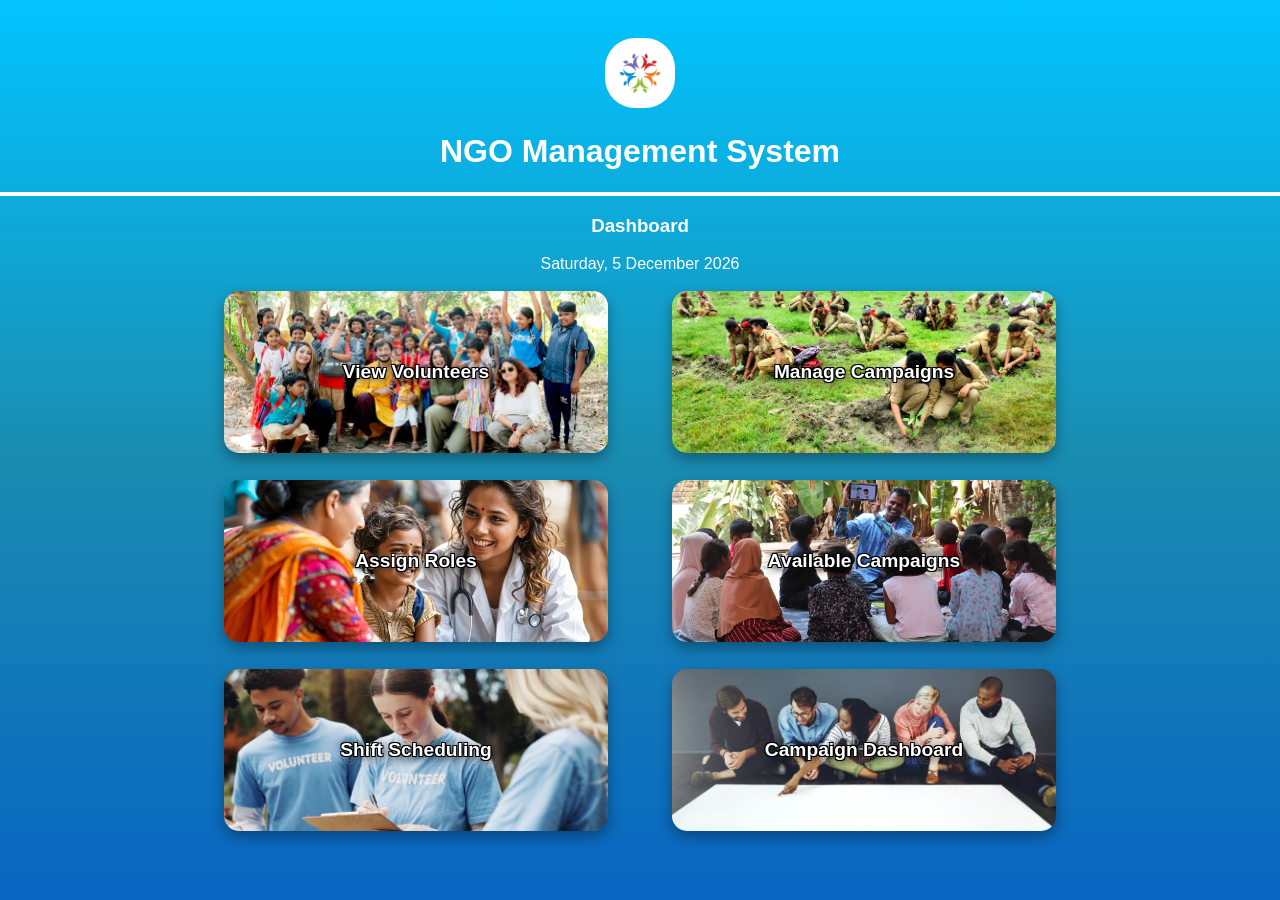
<file: index.html>
<!DOCTYPE html>
<html lang="en">
<head>
    <meta charset="UTF-8">
    <meta name="viewport" content="width=device-width, initial-scale=1.0">
    <title>Dashboard</title>
    <link rel="stylesheet" href="style.css">
</head>
<body>
    <br>
    <img src="logo.jpg" class="logo" alt="NGO Logo">
    <h1>NGO Management System</h1>
    <hr>
    <h3>Dashboard</h3>
    <p id="date"></p>
    <div class="dashboard-grid">
        <a href="profile.html" class="card">
            <img src="volunteer-bg.webp" alt="Volunteers">
            <span>View Volunteers</span>
        </a>
        <a href="manage.html" class="card">
            <img src="campaign-bg.jpg" alt="Campaigns">
            <span>Manage Campaigns</span>
        </a>
        <a href="assign.html" class="card">
            <img src="roles-bg.png" alt="Roles">
            <span>Assign Roles</span>
        </a>
        <a href="available.html" class="card">
            <img src="available-bg.jpg" alt="Available">
            <span>Available Campaigns</span>
        </a>
        <a href="shift.html" class="card">
            <img src="schedule-bg.jpg" alt="Schedule">
            <span>Shift Scheduling</span>
        </a>
        <a href="dashboard.html" class="card">
            <img src="dashboard-bg.jpg" alt="Dashboard">
            <span>Campaign Dashboard</span>
        </a>
    </div>
    <script src="script.js"></script>
</body>
</html>
</file>
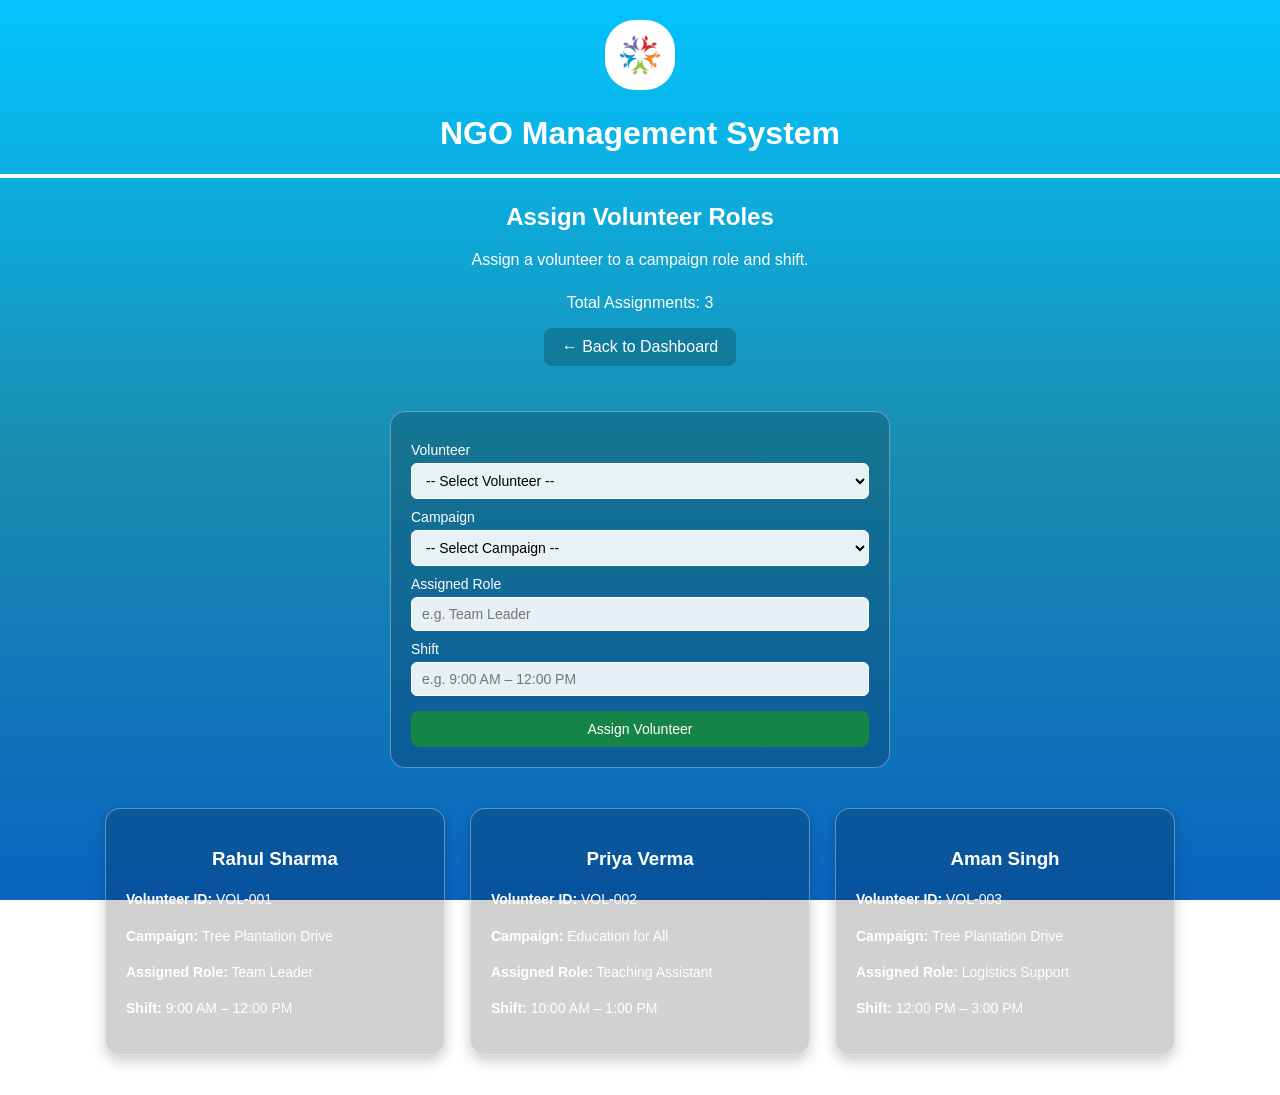
<file: assign.html>
<!DOCTYPE html>
<html lang="en">
<head>
    <meta charset="UTF-8">
    <meta name="viewport" content="width=device-width, initial-scale=1.0">
    <title>Assign Roles</title>
    <link rel="stylesheet" href="style.css">
</head>
<body>
    <img src="logo.jpg" class="logo" alt="NGO Logo">
    <h1>NGO Management System</h1>
    <hr>
    <h2>Assign Volunteer Roles</h2>
    <p class="subtitle">Assign a volunteer to a campaign role and shift.</p>
    <p id="count"></p>
    <a href="index.html" class="back-button">← Back to Dashboard</a>
    <div class="assign-form">
        <label>Volunteer</label>
        <select id="volunteer">
            <option value="">-- Select Volunteer --</option>
            <option>Rahul Sharma</option>
            <option>Priya Verma</option>
            <option>Aman Singh</option>
        </select>
        <label>Campaign</label>
        <select id="campaign">
            <option value="">-- Select Campaign --</option>
            <option>Tree Plantation Drive</option>
            <option>Education for All</option>
            <option>Food Distribution Drive</option>
        </select>
        <label>Assigned Role</label>
        <input type="text" id="role" placeholder="e.g. Team Leader">
        <label>Shift</label>
        <input type="text" id="shift" placeholder="e.g. 9:00 AM – 12:00 PM">
        <button class="action-btn" onclick="assignVolunteer()">Assign Volunteer</button>
    </div>
    <div class="assignment-grid" id="grid">
        <div class="assignment-card">
            <h3>Rahul Sharma</h3>
            <p><strong>Volunteer ID:</strong> VOL-001</p>
            <p><strong>Campaign:</strong> Tree Plantation Drive</p>
            <p><strong>Assigned Role:</strong> Team Leader</p>
            <p><strong>Shift:</strong> 9:00 AM – 12:00 PM</p>
        </div>
        <div class="assignment-card">
            <h3>Priya Verma</h3>
            <p><strong>Volunteer ID:</strong> VOL-002</p>
            <p><strong>Campaign:</strong> Education for All</p>
            <p><strong>Assigned Role:</strong> Teaching Assistant</p>
            <p><strong>Shift:</strong> 10:00 AM – 1:00 PM</p>
        </div>
        <div class="assignment-card">
            <h3>Aman Singh</h3>
            <p><strong>Volunteer ID:</strong> VOL-003</p>
            <p><strong>Campaign:</strong> Tree Plantation Drive</p>
            <p><strong>Assigned Role:</strong> Logistics Support</p>
            <p><strong>Shift:</strong> 12:00 PM – 3:00 PM</p>
        </div>
    </div>
    <script src="script.js"></script>
</body>
</html>
</file>
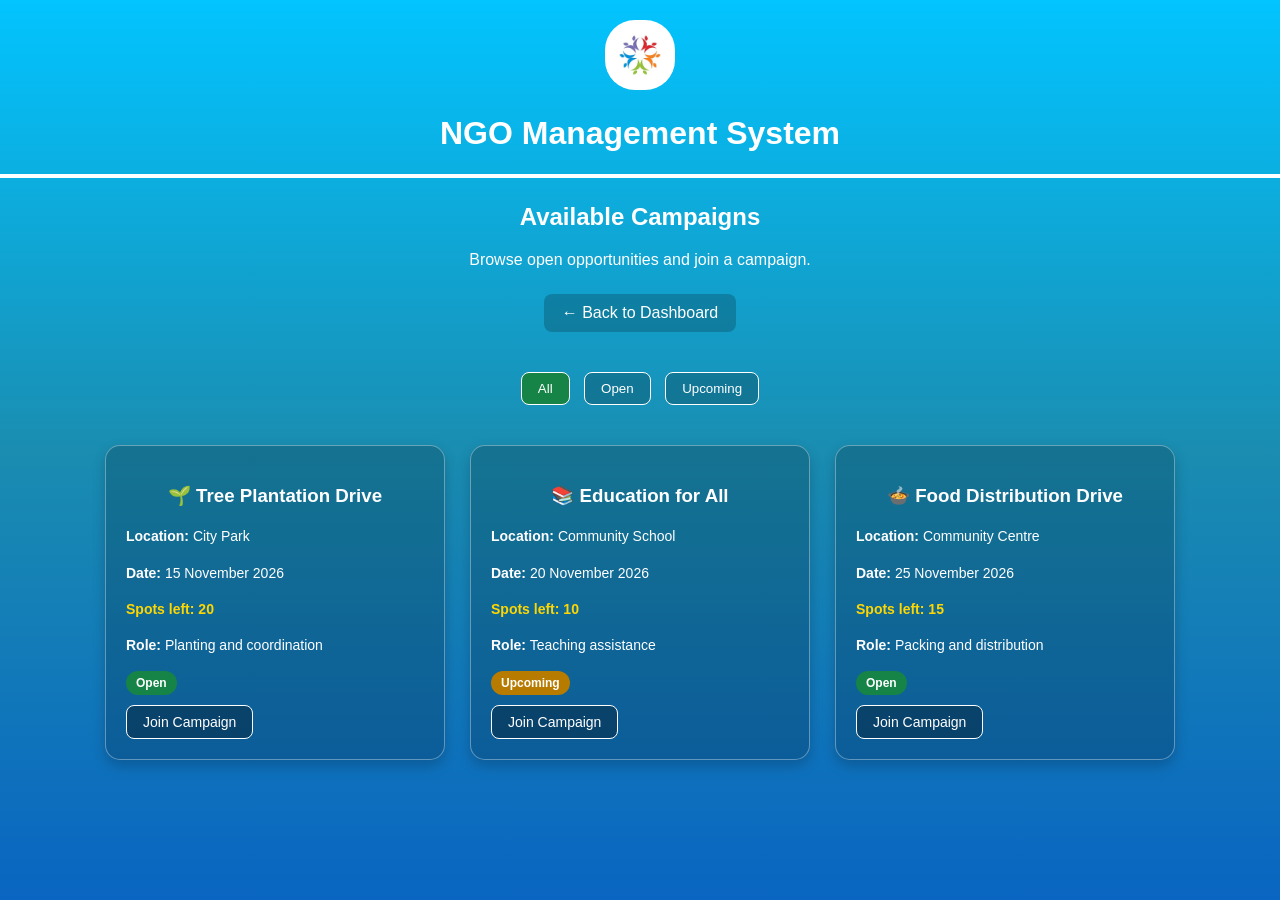
<file: available.html>
<!DOCTYPE html>
<html lang="en">
<head>
    <meta charset="UTF-8">
    <meta name="viewport" content="width=device-width, initial-scale=1.0">
    <title>Available Campaigns</title>
    <link rel="stylesheet" href="style.css">
</head>
<body>
    <img src="logo.jpg" class="logo" alt="NGO Logo">
    <h1>NGO Management System</h1>
    <hr>
    <h2>Available Campaigns</h2>
    <p class="subtitle">Browse open opportunities and join a campaign.</p>
    <a href="index.html" class="back-button">← Back to Dashboard</a>
    <div class="filter-bar">
        <button class="filter-btn active-filter" onclick="filterCampaigns('all', this)">All</button>
        <button class="filter-btn" onclick="filterCampaigns('Open', this)">Open</button>
        <button class="filter-btn" onclick="filterCampaigns('Upcoming', this)">Upcoming</button>
    </div>
    <div class="available-grid">
        <div class="available-card">
            <h3>🌱 Tree Plantation Drive</h3>
            <p><strong>Location:</strong> City Park</p>
            <p><strong>Date:</strong> 15 November 2026</p>
            <p class="spots-left">Spots left: <span class="spots">20</span></p>
            <p><strong>Role:</strong> Planting and coordination</p>
            <span class="status active">Open</span>
            <br><button class="join-btn" onclick="joinCampaign(this)">Join Campaign</button>
        </div>
        <div class="available-card">
            <h3>📚 Education for All</h3>
            <p><strong>Location:</strong> Community School</p>
            <p><strong>Date:</strong> 20 November 2026</p>
            <p class="spots-left">Spots left: <span class="spots">10</span></p>
            <p><strong>Role:</strong> Teaching assistance</p>
            <span class="status upcoming">Upcoming</span>
            <br><button class="join-btn" onclick="joinCampaign(this)">Join Campaign</button>
        </div>
        <div class="available-card">
            <h3>🍲 Food Distribution Drive</h3>
            <p><strong>Location:</strong> Community Centre</p>
            <p><strong>Date:</strong> 25 November 2026</p>
            <p class="spots-left">Spots left: <span class="spots">15</span></p>
            <p><strong>Role:</strong> Packing and distribution</p>
            <span class="status active">Open</span>
            <br><button class="join-btn" onclick="joinCampaign(this)">Join Campaign</button>
        </div>
    </div>
    <script src="script.js"></script>
</body>
</html>
</file>
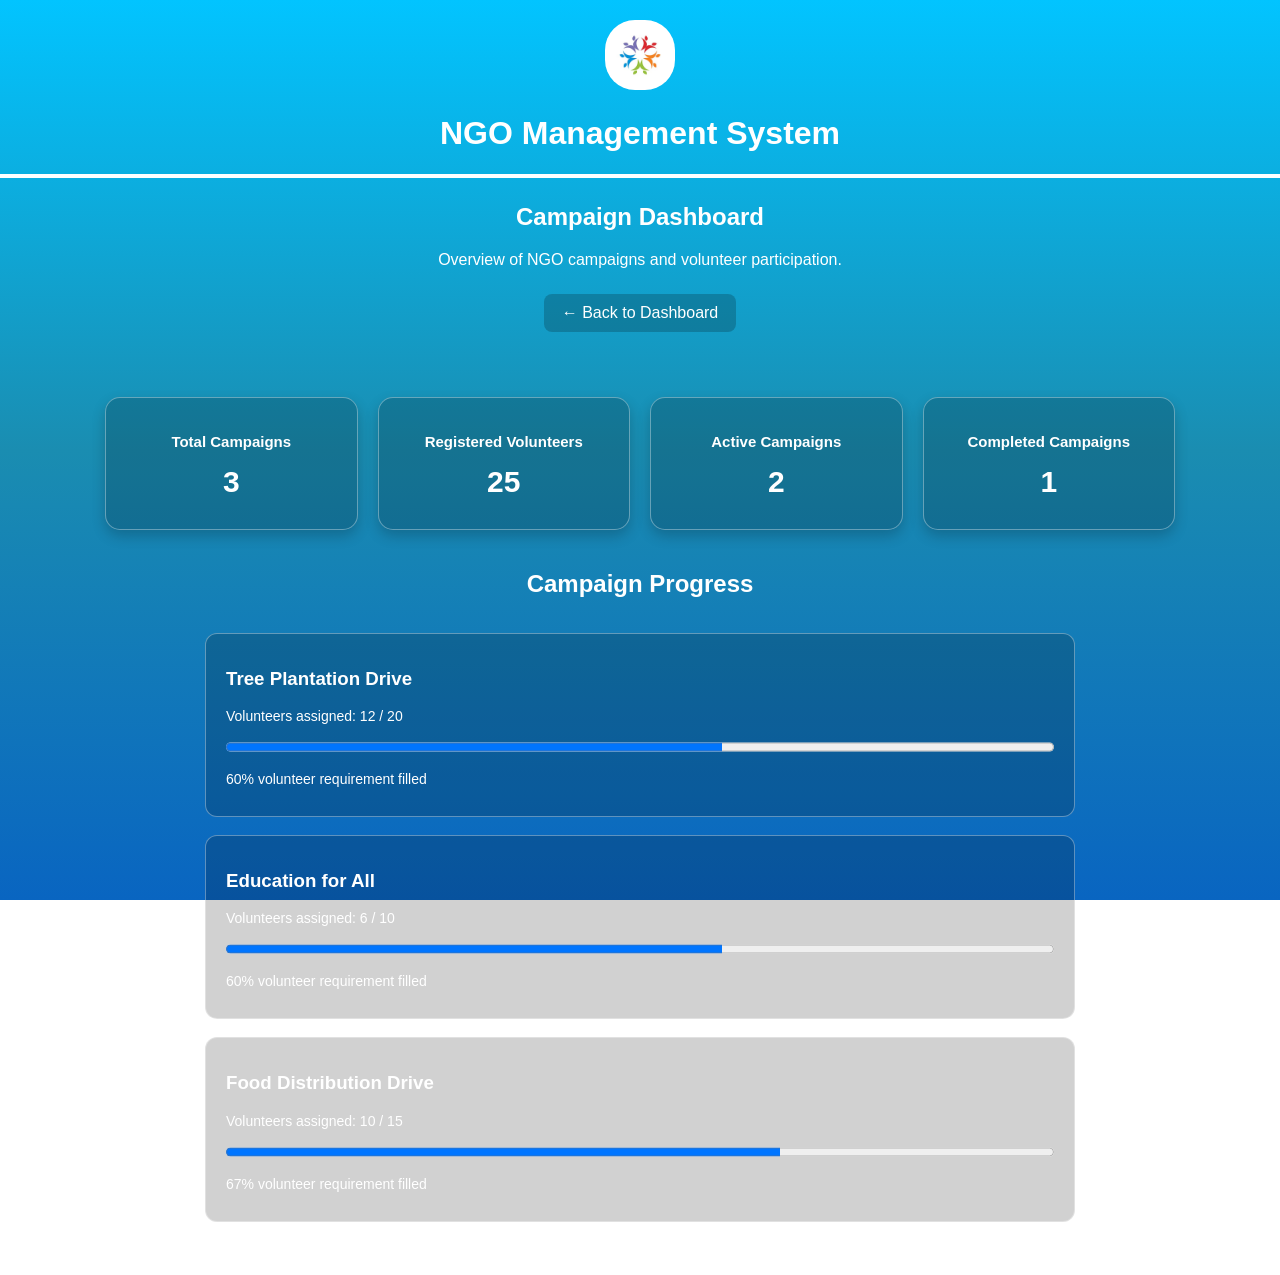
<file: dashboard.html>
<!DOCTYPE html>
<html lang="en">
<head>
    <meta charset="UTF-8">
    <meta name="viewport" content="width=device-width, initial-scale=1.0">
    <title>Campaign Dashboard</title>
    <link rel="stylesheet" href="style.css">
</head>
<body>
    <img src="logo.jpg" class="logo" alt="NGO Logo">
    <h1>NGO Management System</h1>
    <hr>
    <h2>Campaign Dashboard</h2>
    <p class="subtitle">Overview of NGO campaigns and volunteer participation.</p>
    <a href="index.html" class="back-button">← Back to Dashboard</a>
    <div class="stats-grid">
        <div class="stat-card">
            <h3>Total Campaigns</h3>
            <p class="stat-number">3</p>
        </div>
        <div class="stat-card">
            <h3>Registered Volunteers</h3>
            <p class="stat-number">25</p>
        </div>
        <div class="stat-card">
            <h3>Active Campaigns</h3>
            <p class="stat-number">2</p>
        </div>
        <div class="stat-card">
            <h3>Completed Campaigns</h3>
            <p class="stat-number">1</p>
        </div>
    </div>
    <h2>Campaign Progress</h2>
    <div class="progress-list">
        <div class="progress-card">
            <h3>Tree Plantation Drive</h3>
            <p>Volunteers assigned: 12 / 20</p>
            <progress value="60" max="100"></progress>
            <p>60% volunteer requirement filled</p>
        </div>
        <div class="progress-card">
            <h3>Education for All</h3>
            <p>Volunteers assigned: 6 / 10</p>
            <progress value="60" max="100"></progress>
            <p>60% volunteer requirement filled</p>
        </div>
        <div class="progress-card">
            <h3>Food Distribution Drive</h3>
            <p>Volunteers assigned: 10 / 15</p>
            <progress value="67" max="100"></progress>
            <p>67% volunteer requirement filled</p>
        </div>
    </div>
    <script src="script.js"></script>
</body>
</html>
</file>
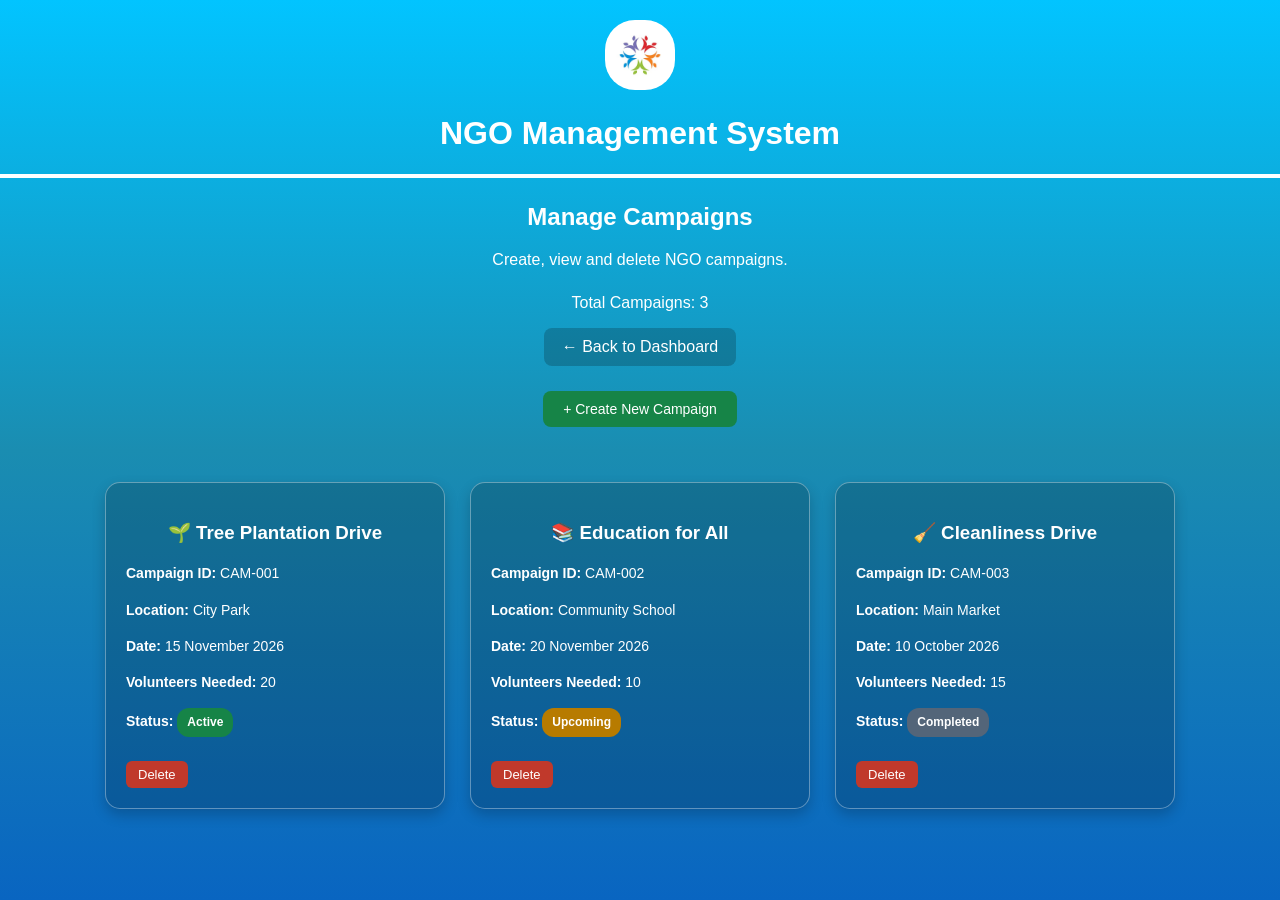
<file: manage.html>
<!DOCTYPE html>
<html lang="en">
<head>
    <meta charset="UTF-8">
    <meta name="viewport" content="width=device-width, initial-scale=1.0">
    <title>Manage Campaigns</title>
    <link rel="stylesheet" href="style.css">
</head>
<body>
    <img src="logo.jpg" class="logo" alt="NGO Logo">
    <h1>NGO Management System</h1>
    <hr>
    <h2>Manage Campaigns</h2>
    <p class="subtitle">Create, view and delete NGO campaigns.</p>
    <p id="count"></p>
    <a href="index.html" class="back-button">← Back to Dashboard</a>
    <br>
    <button class="action-btn" onclick="createCampaign()">+ Create New Campaign</button>
    <div class="campaign-grid" id="grid">
        <div class="campaign-card">
            <h3>🌱 Tree Plantation Drive</h3>
            <p><strong>Campaign ID:</strong> CAM-001</p>
            <p><strong>Location:</strong> City Park</p>
            <p><strong>Date:</strong> 15 November 2026</p>
            <p><strong>Volunteers Needed:</strong> 20</p>
            <p><strong>Status:</strong> <span class="status active">Active</span></p>
            <button class="small-btn" onclick="deleteCard(this)">Delete</button>
        </div>
        <div class="campaign-card">
            <h3>📚 Education for All</h3>
            <p><strong>Campaign ID:</strong> CAM-002</p>
            <p><strong>Location:</strong> Community School</p>
            <p><strong>Date:</strong> 20 November 2026</p>
            <p><strong>Volunteers Needed:</strong> 10</p>
            <p><strong>Status:</strong> <span class="status upcoming">Upcoming</span></p>
            <button class="small-btn" onclick="deleteCard(this)">Delete</button>
        </div>
        <div class="campaign-card">
            <h3>🧹 Cleanliness Drive</h3>
            <p><strong>Campaign ID:</strong> CAM-003</p>
            <p><strong>Location:</strong> Main Market</p>
            <p><strong>Date:</strong> 10 October 2026</p>
            <p><strong>Volunteers Needed:</strong> 15</p>
            <p><strong>Status:</strong> <span class="status completed">Completed</span></p>
            <button class="small-btn" onclick="deleteCard(this)">Delete</button>
        </div>
    </div>
    <script src="script.js"></script>
</body>
</html>
</file>
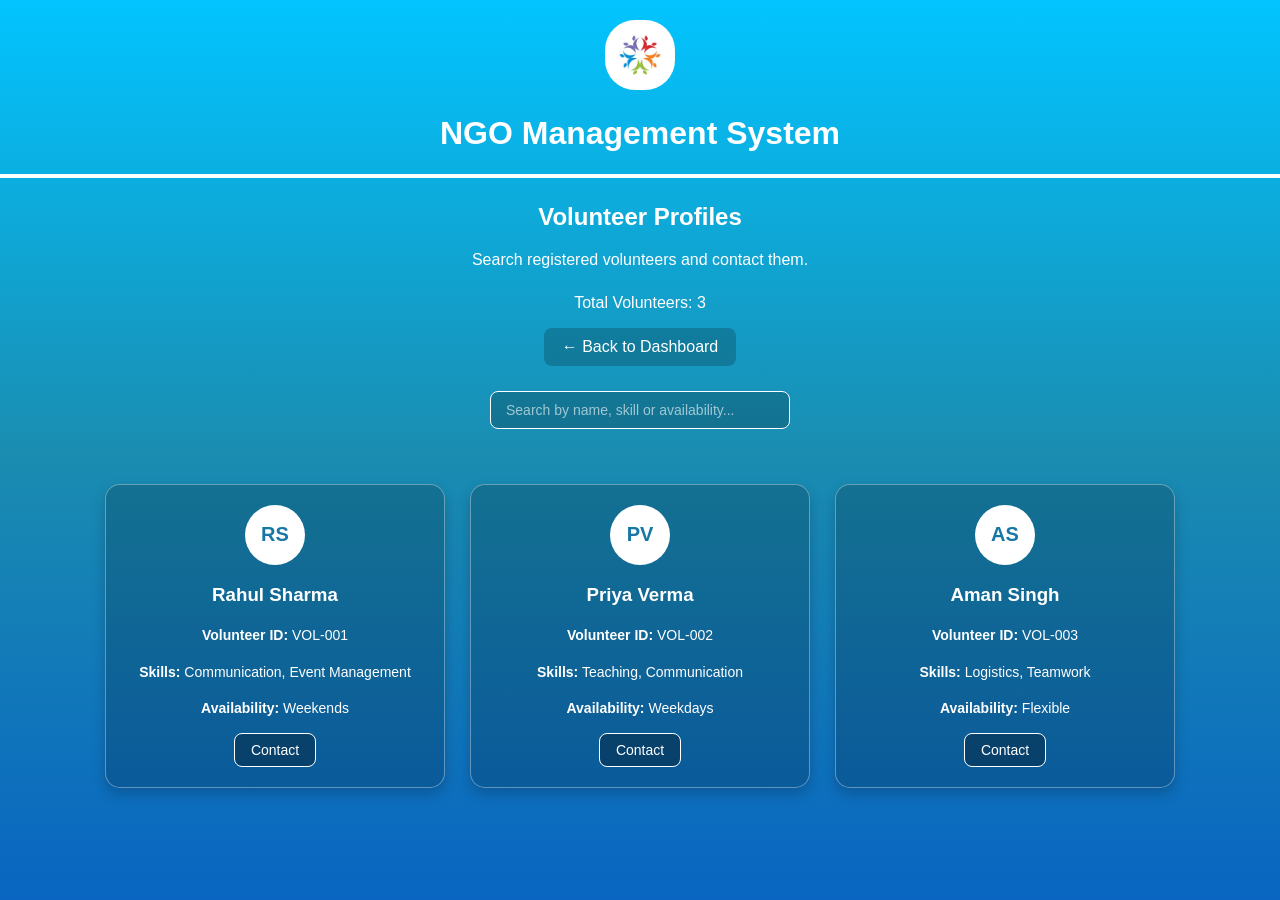
<file: profile.html>
<!DOCTYPE html>
<html lang="en">
<head>
    <meta charset="UTF-8">
    <meta name="viewport" content="width=device-width, initial-scale=1.0">
    <title>Volunteer Profiles</title>
    <link rel="stylesheet" href="style.css">
</head>
<body>
    <img src="logo.jpg" class="logo" alt="NGO Logo">
    <h1>NGO Management System</h1>
    <hr>
    <h2>Volunteer Profiles</h2>
    <p class="subtitle">Search registered volunteers and contact them.</p>
    <p id="count"></p>
    <a href="index.html" class="back-button">← Back to Dashboard</a>
    <br>
    <input type="text" class="search-box" id="search" placeholder="Search by name, skill or availability..." onkeyup="searchVolunteers()">
    <div class="profile-grid">
        <div class="profile-card">
            <div class="avatar">RS</div>
            <h3>Rahul Sharma</h3>
            <p><strong>Volunteer ID:</strong> VOL-001</p>
            <p><strong>Skills:</strong> Communication, Event Management</p>
            <p><strong>Availability:</strong> Weekends</p>
            <button class="contact-btn" onclick="contactVolunteer('Rahul Sharma')">Contact</button>
        </div>
        <div class="profile-card">
            <div class="avatar">PV</div>
            <h3>Priya Verma</h3>
            <p><strong>Volunteer ID:</strong> VOL-002</p>
            <p><strong>Skills:</strong> Teaching, Communication</p>
            <p><strong>Availability:</strong> Weekdays</p>
            <button class="contact-btn" onclick="contactVolunteer('Priya Verma')">Contact</button>
        </div>
        <div class="profile-card">
            <div class="avatar">AS</div>
            <h3>Aman Singh</h3>
            <p><strong>Volunteer ID:</strong> VOL-003</p>
            <p><strong>Skills:</strong> Logistics, Teamwork</p>
            <p><strong>Availability:</strong> Flexible</p>
            <button class="contact-btn" onclick="contactVolunteer('Aman Singh')">Contact</button>
        </div>
    </div>
    <script src="script.js"></script>
</body>
</html>
</file>
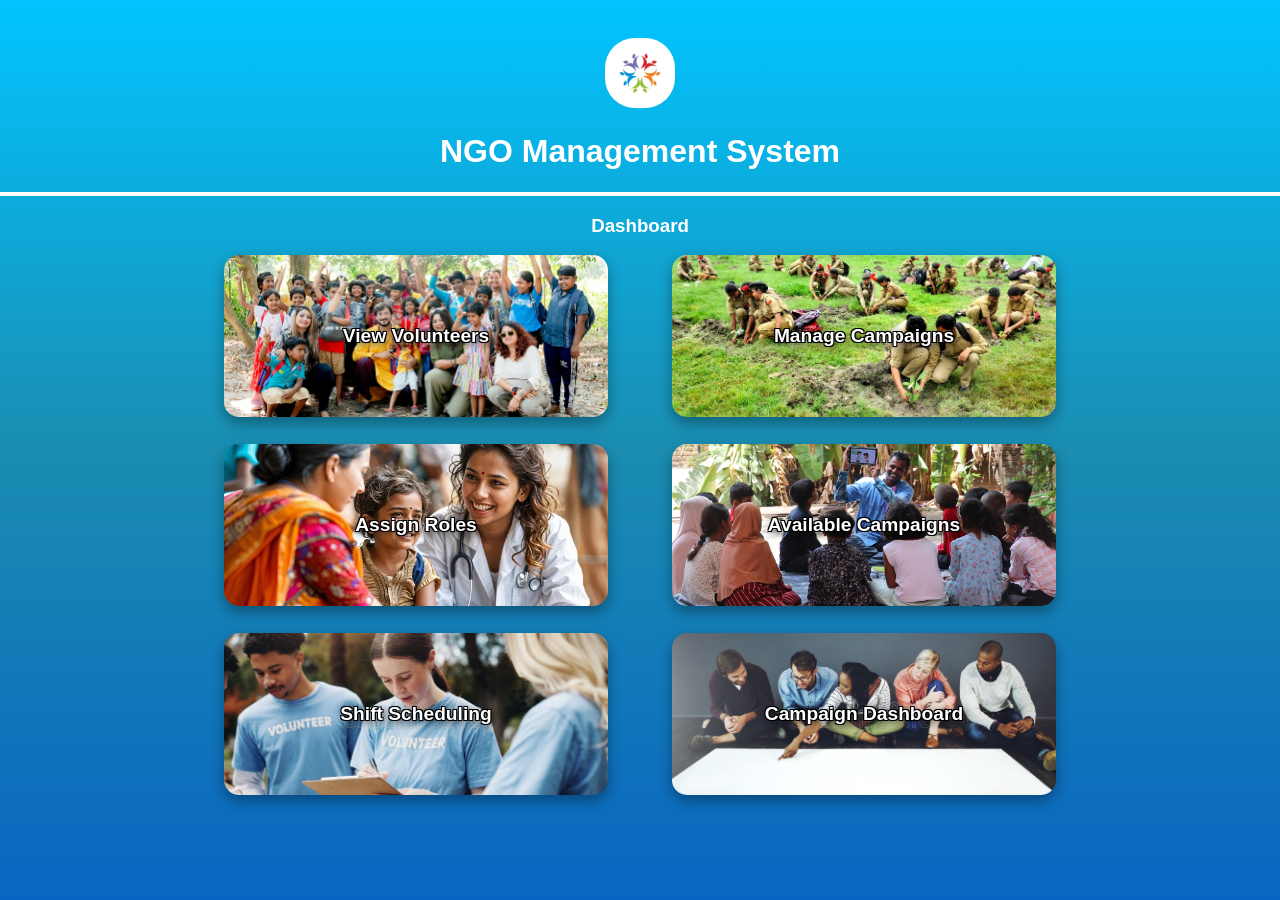
<file: project.html>
<!DOCTYPE html>
<html lang="en">
<head>
    <meta charset="UTF-8">
    <meta name="viewport" content="width=device-width, initial-scale=1.0">
    <title>Dashboard</title>
    <link rel="stylesheet" href="style.css">
</head>
<body>
    <br>
    <img src="logo.jpg" class="logo" alt="NGO Logo">
    <h1>NGO Management System</h1>
    <hr>
    <h3>Dashboard</h3>
    <p id="date"></p>
    <div class="dashboard-grid">
        <a href="profile.html" class="card">
            <img src="volunteer-bg.webp" alt="Volunteers">
            <span>View Volunteers</span>
        </a>
        <a href="manage.html" class="card">
            <img src="campaign-bg.jpg" alt="Campaigns">
            <span>Manage Campaigns</span>
        </a>
        <a href="assign.html" class="card">
            <img src="roles-bg.png" alt="Roles">
            <span>Assign Roles</span>
        </a>
        <a href="available.html" class="card">
            <img src="available-bg.jpg" alt="Available">
            <span>Available Campaigns</span>
        </a>
        <a href="shift.html" class="card">
            <img src="schedule-bg.jpg" alt="Schedule">
            <span>Shift Scheduling</span>
        </a>
        <a href="dashboard.html" class="card">
            <img src="dashboard-bg.jpg" alt="Dashboard">
            <span>Campaign Dashboard</span>
        </a>
    </div>
    <script src="script.js"></script>
</body>
</html>
</file>
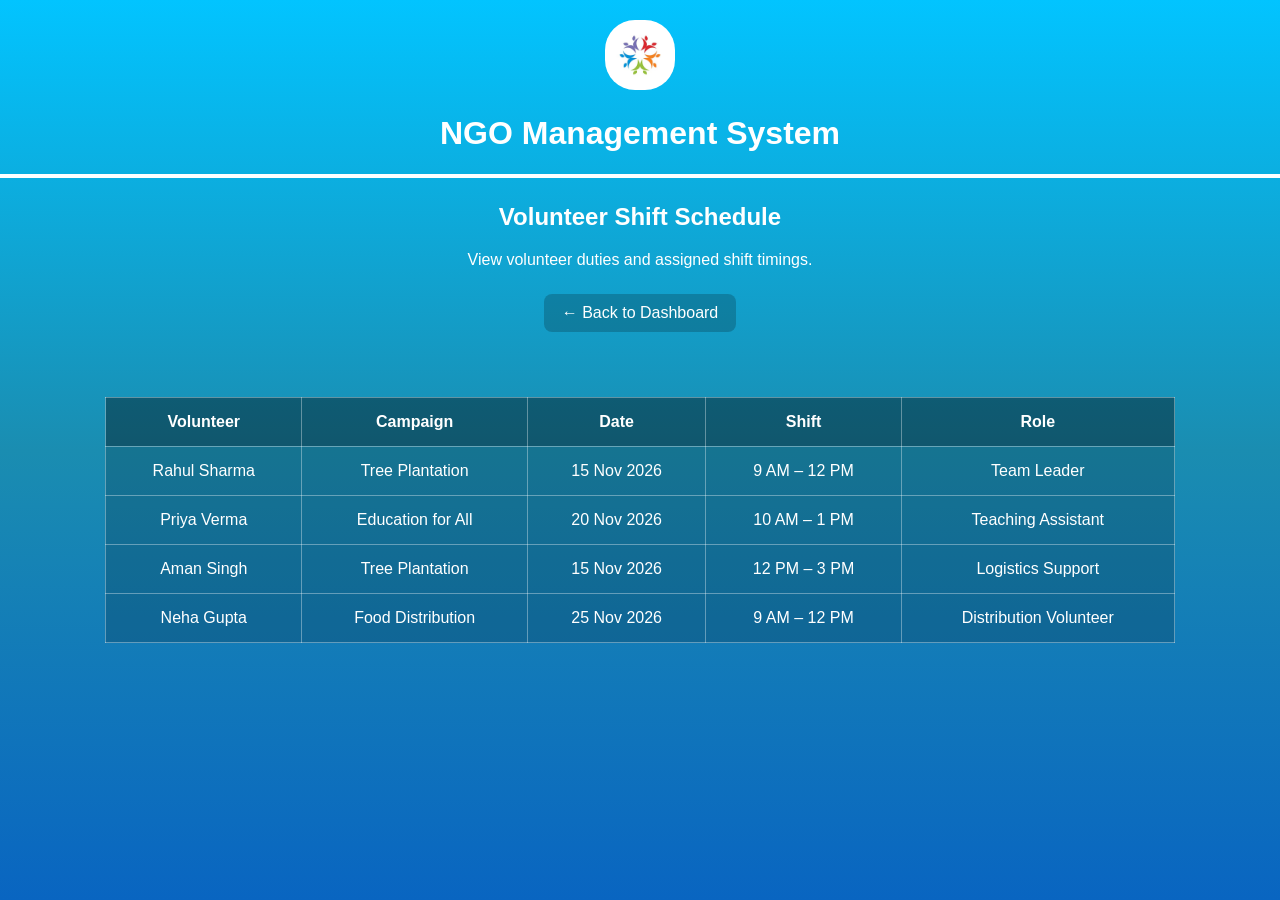
<file: shift.html>
<!DOCTYPE html>
<html lang="en">
<head>
    <meta charset="UTF-8">
    <meta name="viewport" content="width=device-width, initial-scale=1.0">
    <title>Shift Schedule</title>
    <link rel="stylesheet" href="style.css">
</head>
<body>
    <img src="logo.jpg" class="logo" alt="NGO Logo">
    <h1>NGO Management System</h1>
    <hr>
    <h2>Volunteer Shift Schedule</h2>
    <p class="subtitle">View volunteer duties and assigned shift timings.</p>
    <a href="index.html" class="back-button">← Back to Dashboard</a>
    <div class="table-container">
        <table class="schedule-table">
            <thead>
                <tr>
                    <th>Volunteer</th>
                    <th>Campaign</th>
                    <th>Date</th>
                    <th>Shift</th>
                    <th>Role</th>
                </tr>
            </thead>
            <tbody>
                <tr class="schedule-row">
                    <td>Rahul Sharma</td>
                    <td>Tree Plantation</td>
                    <td>15 Nov 2026</td>
                    <td>9 AM – 12 PM</td>
                    <td>Team Leader</td>
                </tr>
                <tr class="schedule-row">
                    <td>Priya Verma</td>
                    <td>Education for All</td>
                    <td>20 Nov 2026</td>
                    <td>10 AM – 1 PM</td>
                    <td>Teaching Assistant</td>
                </tr>
                <tr class="schedule-row">
                    <td>Aman Singh</td>
                    <td>Tree Plantation</td>
                    <td>15 Nov 2026</td>
                    <td>12 PM – 3 PM</td>
                    <td>Logistics Support</td>
                </tr>
                <tr class="schedule-row">
                    <td>Neha Gupta</td>
                    <td>Food Distribution</td>
                    <td>25 Nov 2026</td>
                    <td>9 AM – 12 PM</td>
                    <td>Distribution Volunteer</td>
                </tr>
            </tbody>
        </table>
    </div>
    <script src="script.js"></script>
</body>
</html>
</file>
<file: style.css>
* { box-sizing: border-box; }

body {
    margin: 0;
    min-height: 100vh;
    background: linear-gradient(rgb(2,196,255), rgb(26,141,177), rgb(9,101,193));
    background-attachment: fixed;
    text-align: center;
    font-family: sans-serif;
    color: white;
}

.logo { height: 70px; border-radius: 30px; margin-top: 20px; }
h1, h2, h3, p { font-family: sans-serif; color: white; }
h2 { margin-top: 25px; }
.subtitle { margin-bottom: 25px; }
hr { border: 2px solid white; }

.back-button {
    display: inline-block;
    color: white;
    text-decoration: none;
    background: rgba(0,0,0,0.2);
    padding: 10px 18px;
    border-radius: 8px;
    margin-bottom: 25px;
}
.back-button:hover { background: rgba(0,0,0,0.4); }

.dashboard-grid {
    display: grid;
    grid-template-columns: repeat(2, 30vw);
    gap: 3vh 5vw;
    justify-content: center;
    margin-top: 2vh;
}

.card {
    position: relative;
    width: 30vw;
    height: 18vh;
    border-radius: 15px;
    overflow: hidden;
    display: block;
    text-decoration: none;
    box-shadow: 0 6px 14px rgba(0,0,0,0.35);
}
.card img { width: 100%; height: 100%; object-fit: cover; }
.card span {
    position: absolute;
    top: 50%;
    left: 50%;
    transform: translate(-50%,-50%);
    color: white;
    font-weight: bold;
    font-size: 1.2rem;
    width: 90%;
    text-shadow: -1px -1px 0 #000, 1px -1px 0 #000, -1px 1px 0 #000, 1px 1px 0 #000, 2px 2px 8px #000;
}

.profile-grid, .campaign-grid, .assignment-grid, .available-grid {
    display: grid;
    grid-template-columns: repeat(3, minmax(0,1fr));
    gap: 25px;
    max-width: 1100px;
    margin: 25px auto;
    padding: 15px;
}

.profile-card, .campaign-card, .assignment-card, .available-card, .stat-card {
    background: rgba(0,0,0,0.18);
    border: 1px solid rgba(255,255,255,0.35);
    border-radius: 15px;
    padding: 20px;
    box-shadow: 0 6px 14px rgba(0,0,0,0.2);
    overflow-wrap: anywhere;
}

.campaign-card, .assignment-card, .available-card { text-align: left; }
.campaign-card h3, .assignment-card h3, .available-card h3 { text-align: center; }
.profile-card p, .campaign-card p, .assignment-card p, .available-card p { font-size: 14px; line-height: 1.6; }

.avatar {
    width: 60px;
    height: 60px;
    border-radius: 50%;
    background: white;
    color: #1677a5;
    display: flex;
    justify-content: center;
    align-items: center;
    font-size: 20px;
    font-weight: bold;
    margin: 0 auto;
}

.status {
    display: inline-block;
    padding: 5px 10px;
    border-radius: 12px;
    color: white;
    font-size: 12px;
    font-weight: bold;
}
.active { background: #168447; }
.upcoming { background: #b77b00; }
.completed { background: #536579; }

.join-btn, .contact-btn {
    background: rgba(0,0,0,0.3);
    color: white;
    border: 1px solid white;
    padding: 8px 16px;
    border-radius: 8px;
    cursor: pointer;
    font-family: sans-serif;
    margin-top: 10px;
    font-size: 14px;
}
.join-btn:hover, .contact-btn:hover { background: rgba(0,0,0,0.5); }
.join-btn:disabled { background: #168447; cursor: default; }

.contact-btn { display: block; margin: 10px auto 0; }

.action-btn {
    background: #168447;
    color: white;
    border: none;
    padding: 10px 20px;
    border-radius: 8px;
    cursor: pointer;
    font-family: sans-serif;
    font-size: 14px;
    margin-bottom: 15px;
}
.action-btn:hover { background: #126b3a; }

.small-btn {
    background: #c0392b;
    color: white;
    border: none;
    padding: 6px 12px;
    border-radius: 6px;
    cursor: pointer;
    font-family: sans-serif;
    font-size: 13px;
    margin-top: 10px;
}
.small-btn:hover { background: #a93226; }

.filter-bar { margin: 15px auto; }
.filter-btn {
    background: rgba(0,0,0,0.2);
    color: white;
    border: 1px solid white;
    padding: 8px 16px;
    border-radius: 8px;
    cursor: pointer;
    font-family: sans-serif;
    margin: 0 5px;
}
.filter-btn:hover { background: rgba(0,0,0,0.4); }
.active-filter { background: #168447; }

.search-box {
    padding: 10px 15px;
    border-radius: 8px;
    border: 1px solid white;
    background: rgba(0,0,0,0.2);
    color: white;
    font-family: sans-serif;
    font-size: 14px;
    width: 300px;
    max-width: 80%;
    margin-bottom: 15px;
}
.search-box::placeholder { color: rgba(255,255,255,0.6); }

.assign-form {
    background: rgba(0,0,0,0.18);
    border: 1px solid rgba(255,255,255,0.35);
    border-radius: 15px;
    padding: 20px;
    max-width: 500px;
    margin: 20px auto;
    text-align: left;
}
.assign-form label {
    display: block;
    margin: 10px 0 5px;
    font-family: sans-serif;
    color: white;
    font-size: 14px;
}
.assign-form input, .assign-form select {
    width: 100%;
    padding: 8px 10px;
    border-radius: 6px;
    border: 1px solid white;
    background: rgba(255,255,255,0.9);
    font-family: sans-serif;
    font-size: 14px;
}
.assign-form .action-btn { width: 100%; margin-top: 15px; margin-bottom: 0; }

.spots-left { font-size: 13px; color: #ffd700; font-weight: bold; }

.table-container {
    max-width: 1100px;
    margin: 25px auto;
    padding: 15px;
    overflow-x: auto;
}
.schedule-table {
    width: 100%;
    border-collapse: collapse;
    background: rgba(0,0,0,0.18);
    font-family: sans-serif;
}
.schedule-table th, .schedule-table td {
    border: 1px solid rgba(255,255,255,0.35);
    padding: 15px 12px;
    text-align: center;
}
.schedule-table th { background: rgba(0,0,0,0.25); }
.schedule-table tr:hover { background: rgba(255,255,255,0.1); }
.schedule-row { cursor: pointer; }

.stats-grid {
    display: grid;
    grid-template-columns: repeat(4, minmax(0,1fr));
    gap: 20px;
    max-width: 1100px;
    margin: 25px auto;
    padding: 15px;
}
.stat-card { cursor: pointer; }
.stat-card h3 { font-size: 15px; }
.stat-number { font-size: 30px; font-weight: bold; margin: 10px 0; }

.progress-list { max-width: 900px; margin: 20px auto; padding: 15px; }
.progress-card {
    background: rgba(0,0,0,0.18);
    border: 1px solid rgba(255,255,255,0.35);
    border-radius: 12px;
    padding: 15px 20px;
    margin-bottom: 18px;
    text-align: left;
}
.progress-card p { font-size: 14px; }
.progress-card progress { width: 100%; height: 18px; }

@media (max-width: 750px) {
    .profile-grid, .campaign-grid, .assignment-grid, .available-grid { grid-template-columns: repeat(2, minmax(0,1fr)); }
    .stats-grid { grid-template-columns: repeat(2, minmax(0,1fr)); }
}
@media (max-width: 500px) {
    .profile-grid, .campaign-grid, .assignment-grid, .available-grid, .stats-grid { grid-template-columns: 1fr; }
}
</file>
